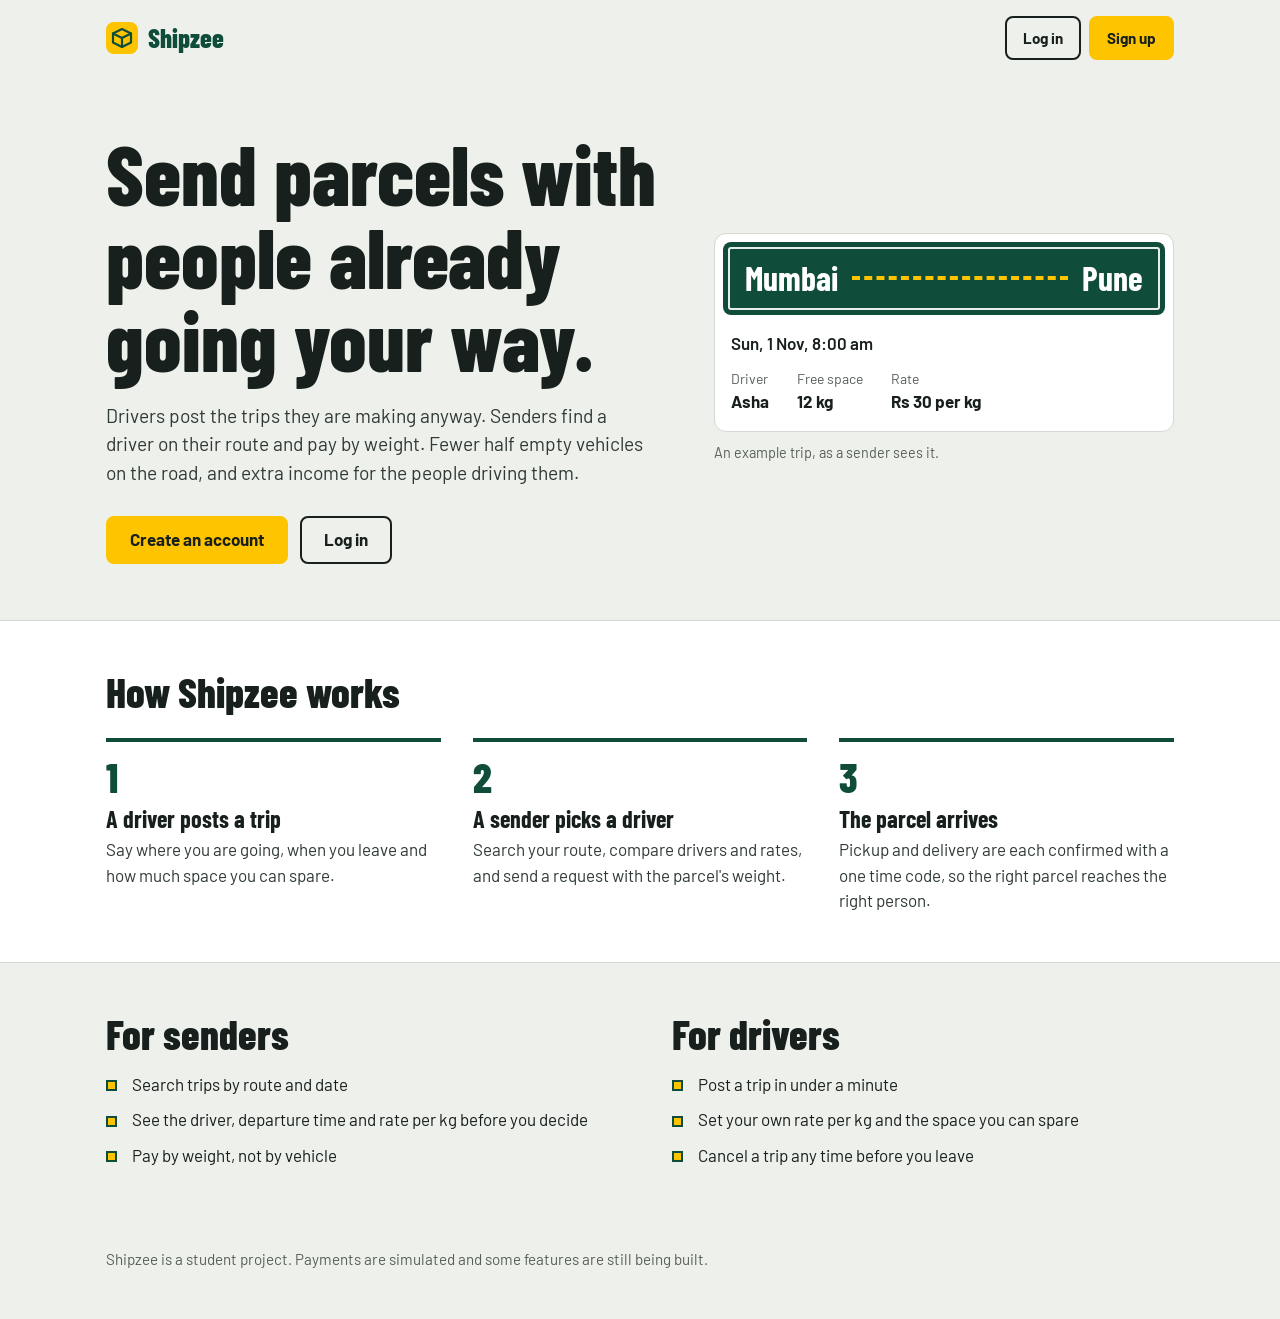
<file: index.html>
<!DOCTYPE html>
<html lang="en">
<head>
  <meta charset="UTF-8" />
  <meta name="viewport" content="width=device-width, initial-scale=1.0" />
  <meta name="theme-color" content="#0f4c3a" />
  <title>Shipzee | Send parcels with people already going your way</title>
  <link rel="icon" href="assets/logo.svg" type="image/svg+xml" />
  <link rel="stylesheet" href="css/style.css" />
</head>
<body>
  <header class="site-header">
    <a class="brand brand-dark" href="index.html">
      <img src="assets/logo.svg" alt="" width="32" height="32" />
      <span>Shipzee</span>
    </a>
    <nav class="site-actions" aria-label="Account">
      <a class="btn btn-outline btn-small" href="login.html">Log in</a>
      <a class="btn btn-small" href="signup.html">Sign up</a>
    </nav>
  </header>

  <main>
    <section class="hero">
      <div>
        <h1>Send parcels with people already going your way.</h1>
        <p class="hero-lead">
          Drivers post the trips they are making anyway. Senders find a driver on their route and pay by weight.
          Fewer half empty vehicles on the road, and extra income for the people driving them.
        </p>
        <div class="hero-actions">
          <a class="btn" href="signup.html">Create an account</a>
          <a class="btn btn-outline" href="login.html">Log in</a>
        </div>
      </div>

      <div class="hero-sample">
        <ul class="trip-list" aria-label="Example trip">
          <li class="trip-card">
            <div class="sign">
              <span class="city">Mumbai</span>
              <span class="lane" aria-hidden="true"></span>
              <span class="city">Pune</span>
            </div>
            <div class="trip-body">
              <p class="trip-when">Sun, 1 Nov, 8:00 am</p>
              <dl class="trip-facts">
                <div><dt>Driver</dt><dd>Asha</dd></div>
                <div><dt>Free space</dt><dd>12 kg</dd></div>
                <div><dt>Rate</dt><dd>Rs 30 per kg</dd></div>
              </dl>
            </div>
          </li>
        </ul>
        <p class="hero-caption">An example trip, as a sender sees it.</p>
      </div>
    </section>

    <div class="band">
      <section class="section">
        <h2 class="section-heading">How Shipzee works</h2>
        <ol class="steps">
          <li class="step">
            <span class="step-num">1</span>
            <h3>A driver posts a trip</h3>
            <p>Say where you are going, when you leave and how much space you can spare.</p>
          </li>
          <li class="step">
            <span class="step-num">2</span>
            <h3>A sender picks a driver</h3>
            <p>Search your route, compare drivers and rates, and send a request with the parcel's weight.</p>
          </li>
          <li class="step">
            <span class="step-num">3</span>
            <h3>The parcel arrives</h3>
            <p>Pickup and delivery are each confirmed with a one time code, so the right parcel reaches the right person.</p>
          </li>
        </ol>
      </section>
    </div>

    <section class="section">
      <div class="split">
        <div>
          <h2 class="section-heading">For senders</h2>
          <ul class="checklist">
            <li>Search trips by route and date</li>
            <li>See the driver, departure time and rate per kg before you decide</li>
            <li>Pay by weight, not by vehicle</li>
          </ul>
        </div>
        <div>
          <h2 class="section-heading">For drivers</h2>
          <ul class="checklist">
            <li>Post a trip in under a minute</li>
            <li>Set your own rate per kg and the space you can spare</li>
            <li>Cancel a trip any time before you leave</li>
          </ul>
        </div>
      </div>
    </section>
  </main>

  <footer class="site-footer">
    <p>Shipzee is a student project. Payments are simulated and some features are still being built.</p>
  </footer>
</body>
</html>
</file>
<file: css/style.css>
/* Shipzee styles. One file for every page.

   Look: Indian road signage. Highway green, lane marking yellow, concrete grey.
   The green "sign" at the top of each trip card is the one loud element.
   Everything around it stays quiet: flat surfaces, thin lines, no shadows. */

@import url("https://fonts.googleapis.com/css2?family=Barlow:wght@400;500;600;700&family=Barlow+Condensed:wght@600;700;800&display=swap");

:root {
  /* colour */
  --asphalt: #17201c;
  --asphalt-soft: #2f3a35;
  --green: #0f4c3a;
  --green-soft: #ddeee5;
  --yellow: #ffc400;
  --yellow-hover: #ffd23f;
  --yellow-soft: #fff1b8;
  --concrete: #eef0ec;
  --surface: #ffffff;
  --line: #d3d8d1;
  --muted: #566059;
  --field-border: #7e877f;
  --bad: #b3261e;
  --bad-soft: #fbe3e0;
  --neutral-soft: #e3e6e1;
  --focus: #0b63ce;

  /* type */
  --font-body: "Barlow", system-ui, -apple-system, "Segoe UI", sans-serif;
  --font-display: "Barlow Condensed", "Barlow", system-ui, sans-serif;

  /* layout */
  --radius: 8px;
  --topbar-h: 60px;
  --tabbar-h: 64px;
  --sidebar-w: 232px;
}

*,
*::before,
*::after {
  box-sizing: border-box;
}

/* Without this, a class like .empty { display: flex } would beat the hidden attribute. */
[hidden] {
  display: none !important;
}

body {
  margin: 0;
  font-family: var(--font-body);
  font-size: 1.0625rem;
  line-height: 1.5;
  color: var(--asphalt);
  background: var(--concrete);
}

h1,
h2,
h3 {
  margin: 0;
  font-family: var(--font-display);
  font-weight: 800;
  line-height: 1.08;
}

p {
  margin: 0;
}

a {
  color: inherit;
}

img {
  display: block;
  max-width: 100%;
}

:focus-visible {
  outline: 3px solid var(--focus);
  outline-offset: 2px;
}

.topbar :focus-visible {
  outline-color: var(--yellow);
}

/* ---------- Buttons ---------- */

.btn {
  display: inline-flex;
  align-items: center;
  justify-content: center;
  min-height: 48px;
  padding: 0 22px;
  font: inherit;
  font-weight: 700;
  color: var(--asphalt);
  text-decoration: none;
  background: var(--yellow);
  border: 2px solid var(--yellow);
  border-radius: var(--radius);
  cursor: pointer;
}

.btn:hover {
  background: var(--yellow-hover);
  border-color: var(--yellow-hover);
}

.btn:disabled {
  opacity: 0.55;
  cursor: not-allowed;
}

.btn-block {
  display: flex;
  width: 100%;
  margin-top: 20px;
}

.btn-outline {
  background: transparent;
  border-color: var(--asphalt);
}

.btn-outline:hover {
  color: #ffffff;
  background: var(--asphalt);
  border-color: var(--asphalt);
}

.btn-small {
  min-height: 44px;
  padding: 0 16px;
  font-size: 0.95rem;
}

.btn-danger {
  color: var(--bad);
  background: transparent;
  border-color: var(--bad);
}

.btn-danger:hover {
  background: var(--bad-soft);
  border-color: var(--bad);
}

/* ---------- Forms ---------- */

label {
  display: block;
  margin: 18px 0 6px;
  font-size: 0.95rem;
  font-weight: 600;
}

input,
select {
  width: 100%;
  min-height: 48px;
  padding: 10px 14px;
  font: inherit;
  color: var(--asphalt);
  background: #ffffff;
  border: 1.5px solid var(--field-border);
  border-radius: var(--radius);
}

input:focus,
select:focus {
  outline: none;
  border-color: var(--green);
  box-shadow: 0 0 0 3px rgba(255, 196, 0, 0.7);
}

.hint {
  margin-top: 6px;
  font-size: 0.9rem;
  color: var(--muted);
}

.message {
  min-height: 1.5em;
  margin-top: 14px;
  font-size: 0.95rem;
  font-weight: 600;
  color: var(--bad);
}

.message.info {
  color: var(--green);
}

.field-grid {
  display: grid;
  gap: 0 16px;
}

/* The first label in a panel form has its own top margin. Pull the first row up so the
   panel does not get a double gap at the top. */
.panel > form > .field-grid:first-child {
  margin-top: -18px;
}

.form-heading {
  margin-top: 28px;
  padding-top: 20px;
  font-size: 1.3rem;
  font-weight: 700;
  border-top: 1px solid var(--line);
}

.form-heading-first {
  margin-top: 24px;
  padding-top: 0;
  border-top: 0;
}

.panel {
  padding: 20px;
  background: var(--surface);
  border: 1px solid var(--line);
  border-radius: 12px;
}

/* ---------- Brand ---------- */

.brand {
  display: inline-flex;
  align-items: center;
  gap: 10px;
  font-family: var(--font-display);
  font-size: 1.65rem;
  font-weight: 800;
  line-height: 1;
  color: #ffffff;
  text-decoration: none;
}

.brand-dark {
  color: var(--green);
}

/* ---------- Auth pages ---------- */

.auth-body {
  display: flex;
  align-items: center;
  justify-content: center;
  min-height: 100vh;
  padding: 24px 16px;
}

.auth-card {
  width: 100%;
  max-width: 480px;
  padding: 28px 24px;
  background: var(--surface);
  border: 1px solid var(--line);
  border-radius: 12px;
}

.auth-brand {
  margin-bottom: 24px;
}

.auth-title {
  font-size: 2.1rem;
}

.footer-text {
  margin-top: 22px;
  font-size: 0.95rem;
  color: var(--muted);
  text-align: center;
}

.footer-text a {
  font-weight: 700;
  color: var(--asphalt);
}

/* ---------- App shell (top bar and tabs) ---------- */

.topbar {
  position: fixed;
  inset: 0 0 auto 0;
  z-index: 20;
  display: flex;
  align-items: center;
  justify-content: space-between;
  height: var(--topbar-h);
  padding: 0 16px;
  background: var(--green);
}

.topbar-right {
  display: flex;
  align-items: center;
  gap: 12px;
}

.role-pill {
  padding: 3px 12px;
  font-size: 0.85rem;
  font-weight: 700;
  color: var(--asphalt);
  background: var(--yellow);
  border-radius: 999px;
}

.avatar {
  display: grid;
  place-items: center;
  width: 38px;
  height: 38px;
  font-weight: 700;
  color: var(--asphalt);
  text-decoration: none;
  background: #ffffff;
  border-radius: 50%;
}

/* Phones: tabs sit at the bottom, within thumb reach. */
.tabbar {
  position: fixed;
  inset: auto 0 0 0;
  z-index: 20;
  display: flex;
  height: var(--tabbar-h);
  padding-bottom: env(safe-area-inset-bottom);
  background: var(--surface);
  border-top: 1px solid var(--line);
}

.tab {
  display: flex;
  flex: 1;
  flex-direction: column;
  align-items: center;
  justify-content: center;
  gap: 2px;
  font-size: 0.75rem;
  font-weight: 600;
  color: var(--muted);
  text-decoration: none;
}

.tab-icon {
  display: grid;
  place-items: center;
}

.tab.active {
  font-weight: 700;
  color: var(--asphalt);
  box-shadow: inset 0 4px 0 var(--yellow);
}

.page {
  max-width: 760px;
  margin: 0 auto;
  padding: calc(var(--topbar-h) + 24px) 16px calc(var(--tabbar-h) + 32px);
}

.page-title {
  font-size: 2.1rem;
}

.page-sub {
  margin: 6px 0 20px;
  color: var(--muted);
}

.section-title {
  margin: 28px 0 12px;
  font-size: 1.4rem;
  font-weight: 700;
}

/* Wide screens: tabs move to a sidebar. */
@media (min-width: 800px) {
  #app {
    padding-left: var(--sidebar-w);
  }

  .topbar {
    padding: 0 24px;
  }

  .tabbar {
    inset: var(--topbar-h) auto 0 0;
    flex-direction: column;
    justify-content: flex-start;
    gap: 4px;
    width: var(--sidebar-w);
    height: auto;
    padding: 16px 12px;
    border-top: 0;
    border-right: 1px solid var(--line);
  }

  .tab {
    flex: none;
    flex-direction: row;
    justify-content: flex-start;
    gap: 12px;
    padding: 12px 14px;
    font-size: 1rem;
    border-radius: var(--radius);
  }

  .tab:hover {
    background: var(--concrete);
  }

  .tab.active {
    background: var(--yellow-soft);
    box-shadow: none;
  }

  .page {
    padding: calc(var(--topbar-h) + 32px) 32px 56px;
  }
}

/* ---------- Trips ---------- */

.trip-list {
  display: grid;
  gap: 14px;
  margin: 0;
  padding: 0;
  list-style: none;
}

.trip-card {
  background: var(--surface);
  border: 1px solid var(--line);
  border-radius: 12px;
}

/* The green highway sign. The yellow dashes are the lane marking between two cities. */
.sign {
  display: flex;
  flex-wrap: wrap;
  align-items: center;
  gap: 6px 14px;
  margin: 8px;
  padding: 18px 22px;
  color: #ffffff;
  background: var(--green);
  border-radius: var(--radius);
  outline: 2px solid rgba(255, 255, 255, 0.9);
  outline-offset: -7px;
}

.city {
  font-family: var(--font-display);
  font-size: 1.75rem;
  font-weight: 700;
  line-height: 1.1;
  overflow-wrap: break-word;
}

.lane {
  flex: 1 1 40px;
  min-width: 40px;
  height: 0;
  border-top: 4px dashed var(--yellow);
}

.trip-body {
  padding: 8px 16px 16px;
}

.trip-top {
  display: flex;
  align-items: center;
  justify-content: space-between;
  gap: 12px;
}

.trip-when {
  font-weight: 600;
}

.trip-facts {
  display: flex;
  flex-wrap: wrap;
  gap: 8px 28px;
  margin: 12px 0 0;
}

.trip-facts dt {
  font-size: 0.875rem;
  color: var(--muted);
}

.trip-facts dd {
  margin: 0;
  font-weight: 700;
}

.trip-actions {
  margin-top: 14px;
}

.badge {
  padding: 2px 10px;
  font-size: 0.85rem;
  font-weight: 700;
  white-space: nowrap;
  border-radius: 999px;
}

.badge-open {
  color: var(--green);
  background: var(--green-soft);
}

.badge-cancelled {
  color: var(--bad);
  background: var(--bad-soft);
}

.badge-past {
  color: var(--asphalt-soft);
  background: var(--neutral-soft);
}

.stats {
  display: grid;
  grid-template-columns: repeat(3, 1fr);
  margin: 20px 0 8px;
  background: var(--surface);
  border: 1px solid var(--line);
  border-radius: 12px;
}

.stat {
  padding: 14px 16px;
}

.stat + .stat {
  border-left: 1px solid var(--line);
}

.stat-value {
  font-family: var(--font-display);
  font-size: 2.1rem;
  font-weight: 800;
  line-height: 1.05;
}

.stat-label {
  font-size: 0.9rem;
  color: var(--muted);
}

.chips {
  display: flex;
  gap: 8px;
  margin: 4px 0 16px;
  padding-bottom: 4px;
  overflow-x: auto;
}

.chip {
  flex: none;
  min-height: 44px;
  padding: 0 14px;
  font: inherit;
  font-size: 0.95rem;
  font-weight: 600;
  color: var(--asphalt);
  background: var(--surface);
  border: 1.5px solid var(--field-border);
  border-radius: 999px;
  cursor: pointer;
}

.chip[aria-pressed="true"] {
  font-weight: 700;
  background: var(--yellow);
  border-color: var(--yellow);
}

.empty {
  padding: 32px 20px;
  text-align: center;
  background: var(--surface);
  border: 1.5px dashed var(--field-border);
  border-radius: 12px;
}

.empty-title {
  font-family: var(--font-display);
  font-size: 1.5rem;
  font-weight: 700;
}

.empty-text {
  max-width: 28em;
  margin: 4px auto 18px;
  color: var(--muted);
}

.toast {
  position: fixed;
  left: 50%;
  bottom: calc(var(--tabbar-h) + 16px);
  z-index: 50;
  max-width: calc(100% - 32px);
  padding: 12px 20px;
  font-weight: 600;
  color: #ffffff;
  background: var(--asphalt);
  border-radius: var(--radius);
  transform: translateX(-50%);
}

.details {
  margin: 0;
}

.details > div {
  display: flex;
  justify-content: space-between;
  gap: 16px;
  padding: 12px 0;
  border-bottom: 1px solid var(--line);
}

.details > div:first-child {
  padding-top: 0;
}

.details > div:last-child {
  padding-bottom: 0;
  border-bottom: 0;
}

.details dt {
  color: var(--muted);
}

.details dd {
  margin: 0;
  font-weight: 600;
  text-align: right;
  overflow-wrap: anywhere;
}

.logout {
  margin-top: 20px;
}

/* ---------- Landing page ---------- */

.site-header {
  display: flex;
  align-items: center;
  justify-content: space-between;
  gap: 12px;
  max-width: 1100px;
  margin: 0 auto;
  padding: 16px;
}

.site-actions {
  display: flex;
  gap: 8px;
}

.hero {
  display: grid;
  gap: 36px;
  max-width: 1100px;
  margin: 0 auto;
  padding: 32px 16px 56px;
}

.hero h1 {
  font-size: clamp(2.8rem, 9vw, 5.2rem);
  line-height: 1;
}

.hero-lead {
  max-width: 34em;
  margin: 20px 0 28px;
  font-size: 1.2rem;
  color: var(--asphalt-soft);
}

.hero-actions {
  display: flex;
  flex-wrap: wrap;
  gap: 12px;
}

.hero-caption {
  margin-top: 10px;
  font-size: 0.9rem;
  color: var(--muted);
}

.hero-sample .city {
  font-size: 2.1rem;
}

.band {
  background: var(--surface);
  border-block: 1px solid var(--line);
}

.section {
  max-width: 1100px;
  margin: 0 auto;
  padding: 48px 16px;
}

.section-heading {
  font-size: clamp(1.9rem, 5vw, 2.6rem);
}

.steps {
  display: grid;
  gap: 24px;
  margin: 24px 0 0;
  padding: 0;
  list-style: none;
}

.step {
  padding-top: 14px;
  border-top: 4px solid var(--green);
}

.step-num {
  display: block;
  font-family: var(--font-display);
  font-size: 2.6rem;
  font-weight: 800;
  line-height: 1;
  color: var(--green);
}

.step h3 {
  margin: 8px 0 6px;
  font-size: 1.5rem;
  font-weight: 700;
}

.step p {
  color: var(--asphalt-soft);
}

.split {
  display: grid;
  gap: 40px;
}

.checklist {
  display: grid;
  gap: 10px;
  margin: 16px 0 0;
  padding: 0;
  list-style: none;
}

.checklist li {
  position: relative;
  padding-left: 26px;
}

.checklist li::before {
  content: "";
  position: absolute;
  top: 0.5em;
  left: 0;
  width: 11px;
  height: 11px;
  background: var(--yellow);
  border: 2px solid var(--green);
}

.site-footer {
  max-width: 1100px;
  margin: 0 auto;
  padding: 32px 16px 48px;
  font-size: 0.95rem;
  color: var(--muted);
}

@media (max-width: 480px) {
  .city {
    font-size: 1.5rem;
  }
}

@media (min-width: 520px) {
  .field-grid {
    grid-template-columns: 1fr 1fr;
  }
}

@media (min-width: 760px) {
  .steps {
    grid-template-columns: repeat(3, 1fr);
    gap: 32px;
  }

  .split {
    grid-template-columns: 1fr 1fr;
    gap: 64px;
  }
}

@media (min-width: 800px) {
  .toast {
    bottom: 24px;
  }
}

@media (min-width: 900px) {
  .hero {
    grid-template-columns: 1.2fr 1fr;
    gap: 56px;
    align-items: center;
    padding-top: 56px;
  }
}

@media (prefers-reduced-motion: reduce) {
  * {
    transition: none !important;
    animation: none !important;
  }
}
</file>
